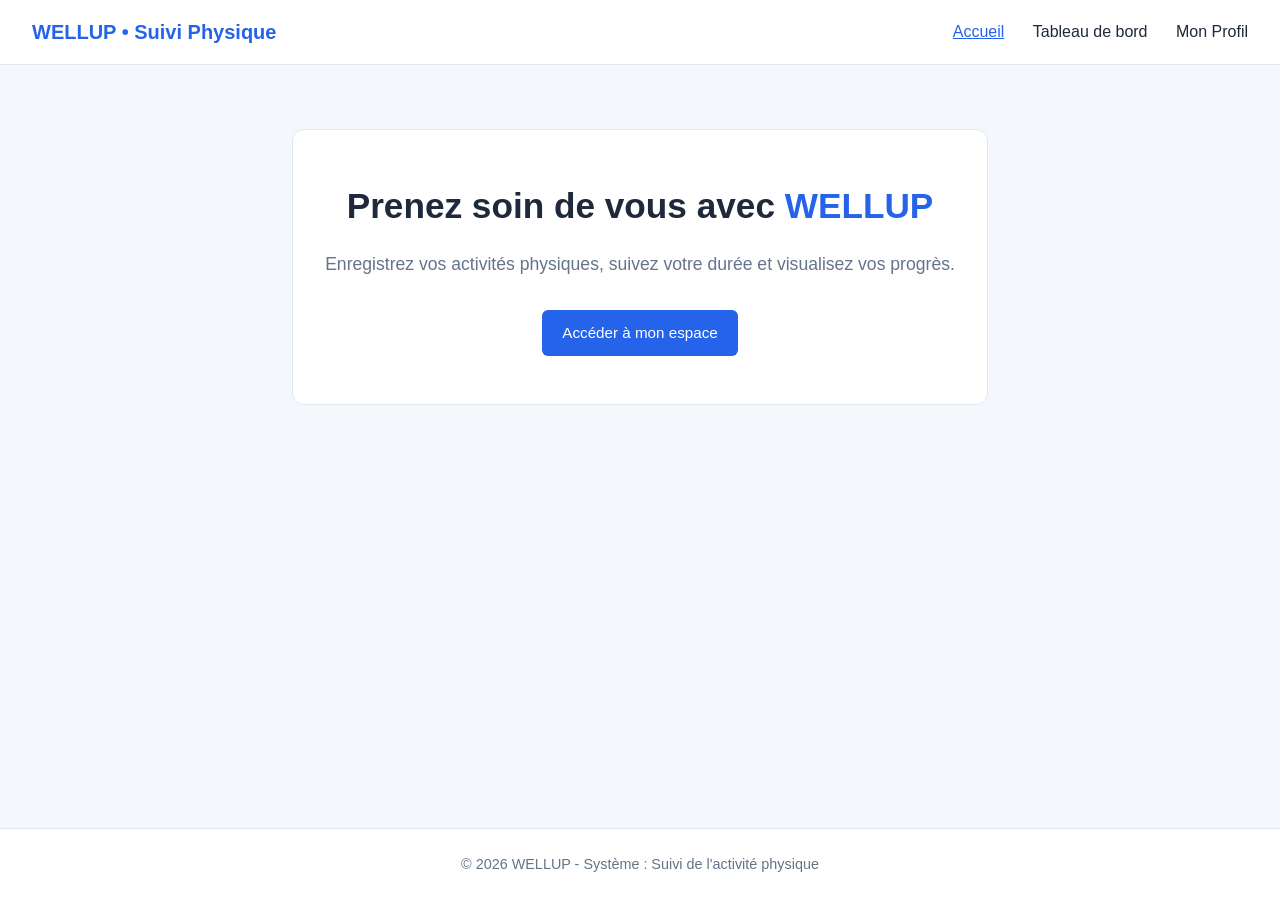
<file: projet_wellup/view/FrontOffice/index.html>
<!DOCTYPE html>
<html lang="fr">
<head>
    <meta charset="UTF-8">
    <meta name="viewport" content="width=device-width, initial-scale=1.0">
    <title>WELLUP - Accueil</title>
    <link rel="stylesheet" href="../../css/wellup.css">
</head>
<body>
    <header class="navbar">
        <a href="index.html" class="logo">WELLUP • Suivi Physique</a>
        <nav>
            <a href="index.html" class="active">Accueil</a>
            <a href="user_space.html">Tableau de bord</a>
            <a href="profile.html">Mon Profil</a>
        </nav>
    </header>
    <main class="hero">
        <h1>Prenez soin de vous avec <span class="brand">WELLUP</span></h1>
        <p>Enregistrez vos activités physiques, suivez votre durée et visualisez vos progrès.</p>
        <a class="btn btn-inline" href="user_space.html">Accéder à mon espace</a>
    </main>
    <footer class="footer">
        <p>&copy; 2026 WELLUP - Système : Suivi de l'activité physique</p>
    </footer>
</body>
</html>
</file>
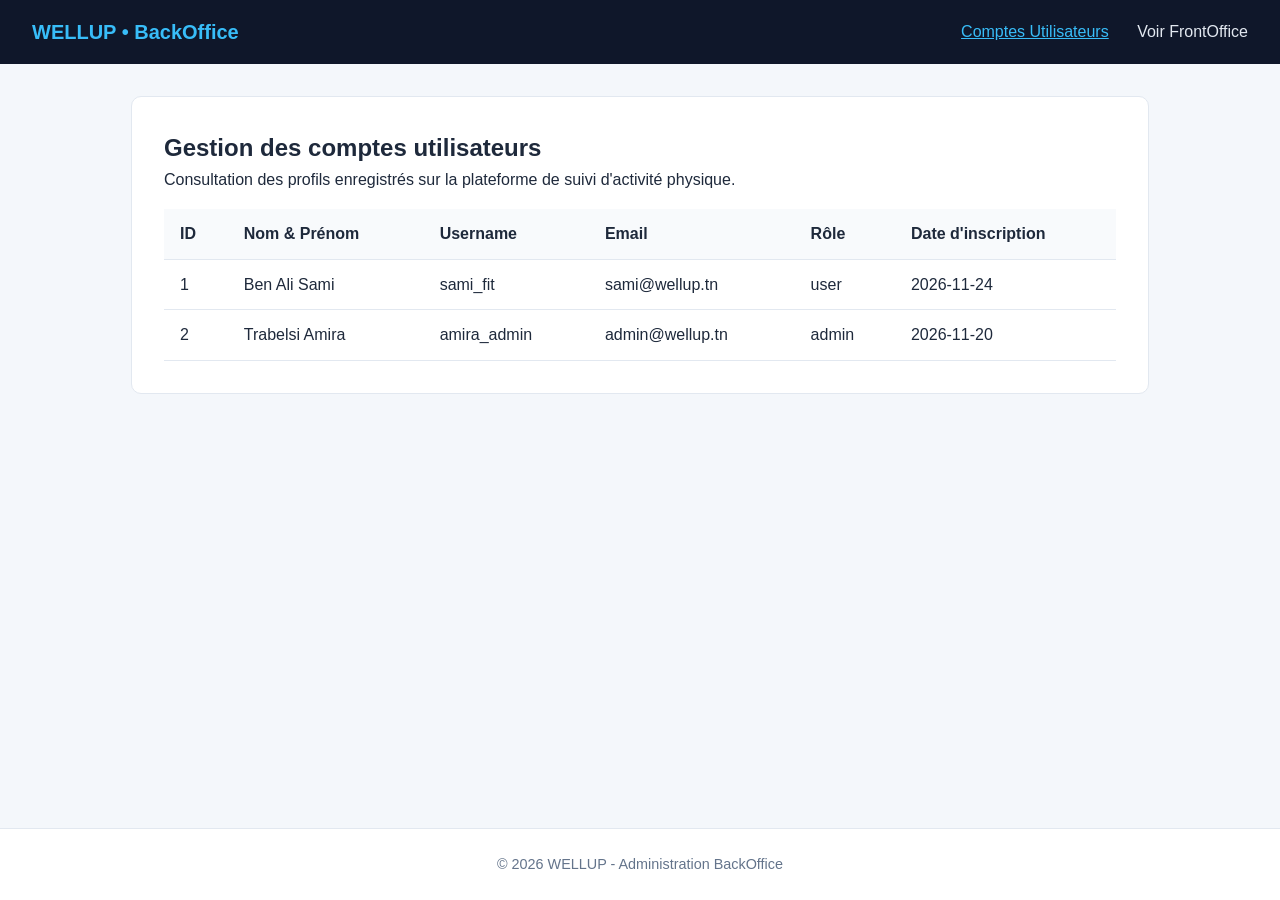
<file: projet_wellup/view/BackOffice/user_accounts.html>
<!DOCTYPE html>
<html lang="fr">
<head>
    <meta charset="UTF-8">
    <meta name="viewport" content="width=device-width, initial-scale=1.0">
    <title>WELLUP - BackOffice Comptes</title>
    <link rel="stylesheet" href="../../css/wellup.css">
</head>
<body>
    <header class="navbar admin-nav">
        <div class="logo">WELLUP • BackOffice</div>
        <nav>
            <a href="user_accounts.html" class="active">Comptes Utilisateurs</a>
            <a href="../FrontOffice/user_space.html">Voir FrontOffice</a>
        </nav>
    </header>

    <main class="container">
        <div class="table-box">
            <h2>Gestion des comptes utilisateurs</h2>
            <p>Consultation des profils enregistrés sur la plateforme de suivi d'activité physique.</p>

            <table>
                <thead>
                    <tr>
                        <th>ID</th>
                        <th>Nom & Prénom</th>
                        <th>Username</th>
                        <th>Email</th>
                        <th>Rôle</th>
                        <th>Date d'inscription</th>
                    </tr>
                </thead>
                <tbody>
                    <tr>
                        <td>1</td>
                        <td>Ben Ali Sami</td>
                        <td>sami_fit</td>
                        <td>sami@wellup.tn</td>
                        <td>user</td>
                        <td>2026-11-24</td>
                    </tr>
                    <tr>
                        <td>2</td>
                        <td>Trabelsi Amira</td>
                        <td>amira_admin</td>
                        <td>admin@wellup.tn</td>
                        <td>admin</td>
                        <td>2026-11-20</td>
                    </tr>
                </tbody>
            </table>
        </div>
    </main>
    <footer class="footer">
        <p>&copy; 2026 WELLUP - Administration BackOffice</p>
    </footer>
</body>
</html>
</file>
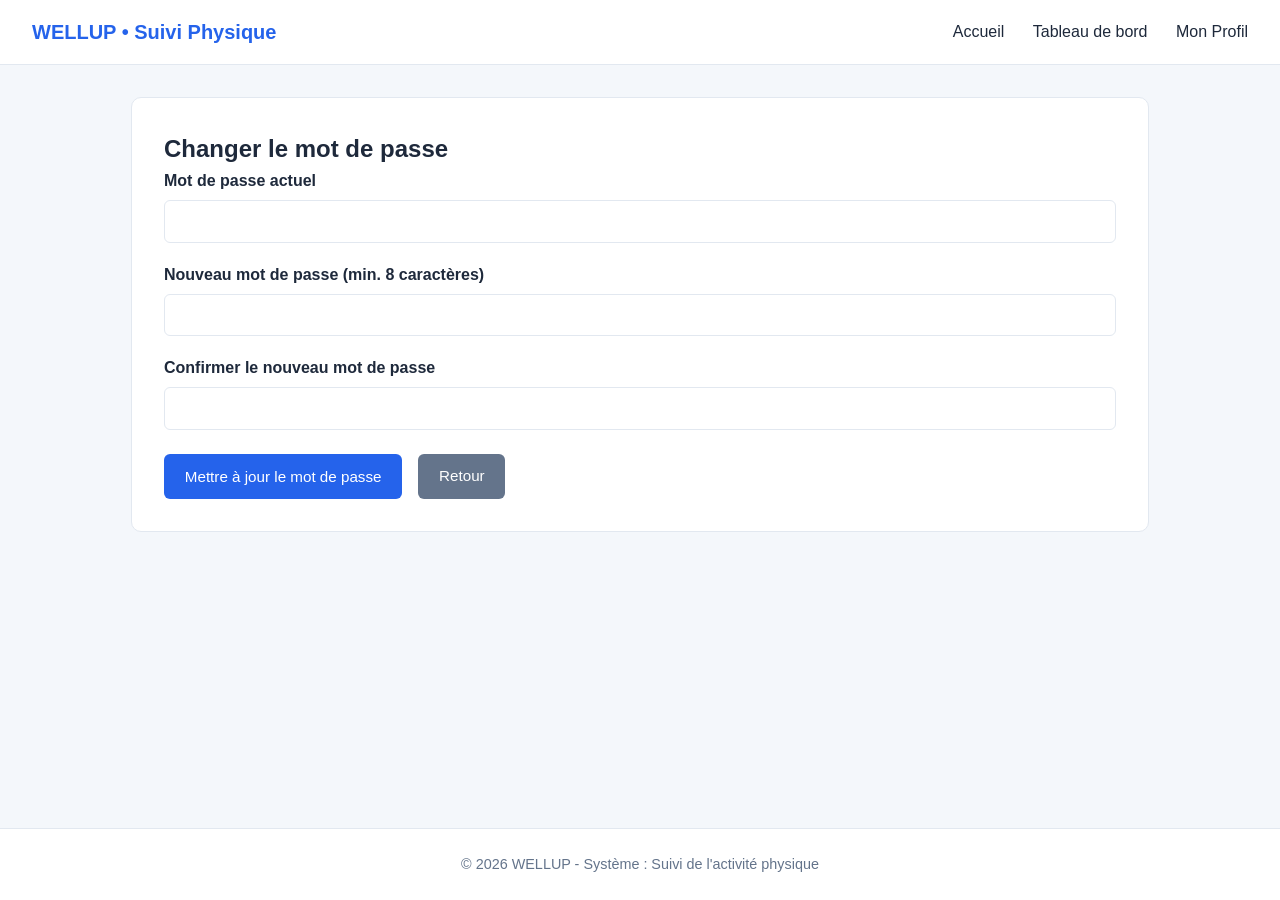
<file: projet_wellup/view/FrontOffice/change_password.html>
<!DOCTYPE html>
<html lang="fr">
<head>
    <meta charset="UTF-8">
    <meta name="viewport" content="width=device-width, initial-scale=1.0">
    <title>WELLUP - Changer le mot de passe</title>
    <link rel="stylesheet" href="../../css/wellup.css">
</head>
<body>
    <header class="navbar">
        <a href="index.html" class="logo">WELLUP • Suivi Physique</a>
        <nav>
            <a href="index.html">Accueil</a>
            <a href="user_space.html">Tableau de bord</a>
            <a href="profile.html">Mon Profil</a>
        </nav>
    </header>
    <main class="container">
        <div class="form-box">
            <h2>Changer le mot de passe</h2>
            <form id="changePasswordForm" novalidate>
                <div class="form-group">
                    <label for="current_password">Mot de passe actuel</label>
                    <input type="password" id="current_password" name="current_password" required>
                </div>
                <div class="form-group">
                    <label for="new_password">Nouveau mot de passe (min. 8 caractères)</label>
                    <input type="password" id="new_password" name="new_password" required>
                    <small class="error-msg" id="newPwdError"></small>
                </div>
                <div class="form-group">
                    <label for="confirm_password">Confirmer le nouveau mot de passe</label>
                    <input type="password" id="confirm_password" name="confirm_password" required>
                    <small class="error-msg" id="confirmPwdError"></small>
                </div>
                <div class="actions">
                    <button type="submit" class="btn">Mettre à jour le mot de passe</button>
                    <a href="profile.html" class="btn btn-secondary">Retour</a>
                </div>
            </form>
        </div>
    </main>
    <script src="../../js/profile.js"></script>
    <footer class="footer">
        <p>&copy; 2026 WELLUP - Système : Suivi de l'activité physique</p>
    </footer>
</body>
</html>
</file>
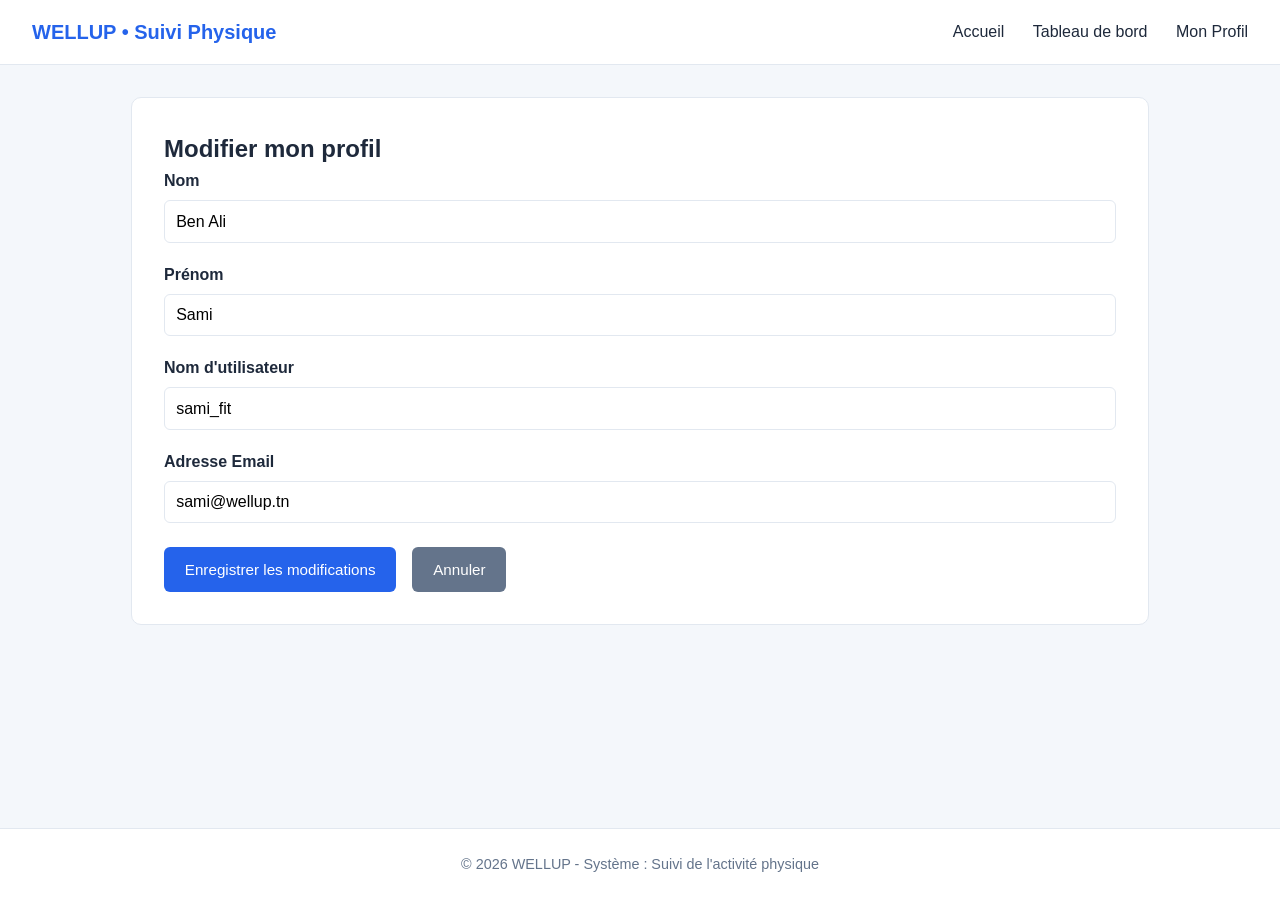
<file: projet_wellup/view/FrontOffice/edit_profile.html>
<!DOCTYPE html>
<html lang="fr">
<head>
    <meta charset="UTF-8">
    <meta name="viewport" content="width=device-width, initial-scale=1.0">
    <title>WELLUP - Modifier le profil</title>
    <link rel="stylesheet" href="../../css/wellup.css">
</head>
<body>
    <header class="navbar">
        <a href="index.html" class="logo">WELLUP • Suivi Physique</a>
        <nav>
            <a href="index.html">Accueil</a>
            <a href="user_space.html">Tableau de bord</a>
            <a href="profile.html">Mon Profil</a>
        </nav>
    </header>
    <main class="container">
        <div class="form-box">
            <h2>Modifier mon profil</h2>
            <form id="editProfileForm" novalidate>
                <div class="form-group">
                    <label for="nom">Nom</label>
                    <input type="text" id="nom" name="nom" value="Ben Ali" required>
                    <small class="error-msg" id="nomError"></small>
                </div>
                <div class="form-group">
                    <label for="prenom">Prénom</label>
                    <input type="text" id="prenom" name="prenom" value="Sami" required>
                    <small class="error-msg" id="prenomError"></small>
                </div>
                <div class="form-group">
                    <label for="username">Nom d'utilisateur</label>
                    <input type="text" id="username" name="username" value="sami_fit" required>
                    <small class="error-msg" id="usernameError"></small>
                </div>
                <div class="form-group">
                    <label for="email">Adresse Email</label>
                    <input type="email" id="email" name="email" value="sami@wellup.tn" required>
                    <small class="error-msg" id="emailError"></small>
                </div>
                <div class="actions">
                    <button type="submit" class="btn">Enregistrer les modifications</button>
                    <a href="profile.html" class="btn btn-secondary">Annuler</a>
                </div>
            </form>
        </div>
    </main>
    <script src="../../js/profile.js"></script>
    <footer class="footer">
        <p>&copy; 2026 WELLUP - Système : Suivi de l'activité physique</p>
    </footer>
</body>
</html>
</file>
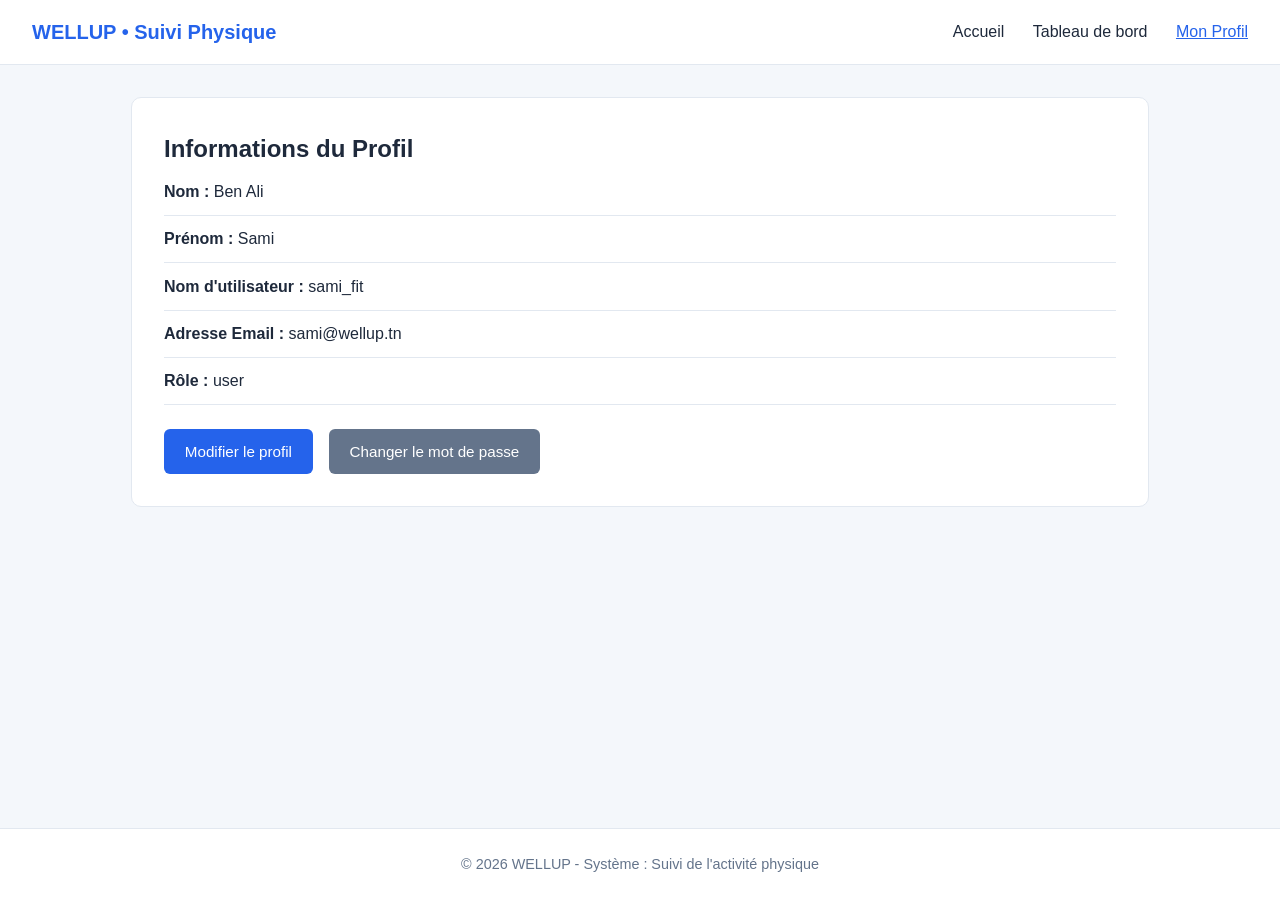
<file: projet_wellup/view/FrontOffice/profile.html>
<!DOCTYPE html>
<html lang="fr">
<head>
    <meta charset="UTF-8">
    <meta name="viewport" content="width=device-width, initial-scale=1.0">
    <title>WELLUP - Mon Profil</title>
    <link rel="stylesheet" href="../../css/wellup.css">
</head>
<body>
    <header class="navbar">
        <a href="index.html" class="logo">WELLUP • Suivi Physique</a>
        <nav>
            <a href="index.html">Accueil</a>
            <a href="user_space.html">Tableau de bord</a>
            <a href="profile.html" class="active">Mon Profil</a>
        </nav>
    </header>
    <main class="container">
        <div class="profile-box">
            <h2>Informations du Profil</h2>
            <div class="profile-info">
                <p><strong>Nom :</strong> Ben Ali</p>
                <p><strong>Prénom :</strong> Sami</p>
                <p><strong>Nom d'utilisateur :</strong> sami_fit</p>
                <p><strong>Adresse Email :</strong> sami@wellup.tn</p>
                <p><strong>Rôle :</strong> user</p>
            </div>
            <div class="actions">
                <a href="edit_profile.html" class="btn">Modifier le profil</a>
                <a href="change_password.html" class="btn btn-secondary">Changer le mot de passe</a>
            </div>
        </div>
    </main>
    <footer class="footer">
        <p>&copy; 2026 WELLUP - Système : Suivi de l'activité physique</p>
    </footer>
</body>
</html>
</file>
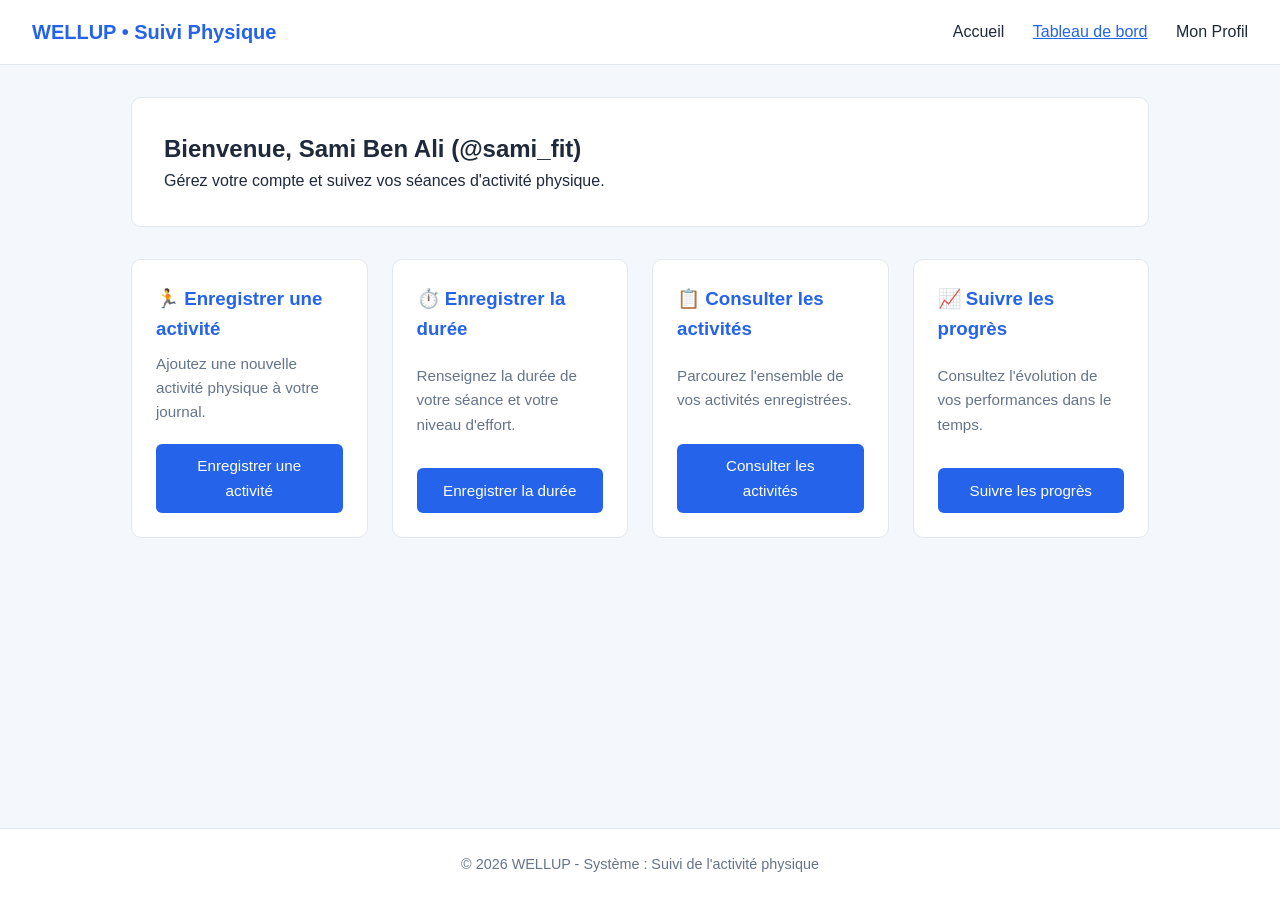
<file: projet_wellup/view/FrontOffice/user_space.html>
<!DOCTYPE html>
<html lang="fr">
<head>
    <meta charset="UTF-8">
    <meta name="viewport" content="width=device-width, initial-scale=1.0">
    <title>WELLUP - Espace Utilisateur</title>
    <link rel="stylesheet" href="../../css/wellup.css">
</head>
<body>
    <header class="navbar">
        <a href="index.html" class="logo">WELLUP • Suivi Physique</a>
        <nav>
            <a href="index.html">Accueil</a>
            <a href="user_space.html" class="active">Tableau de bord</a>
            <a href="profile.html">Mon Profil</a>
        </nav>
    </header>
    <main class="container">
        <section class="welcome-card">
            <h1>Bienvenue, Sami Ben Ali (@sami_fit)</h1>
            <p>Gérez votre compte et suivez vos séances d'activité physique.</p>
        </section>
        <section class="grid-cards">
            <div class="card">
                <h3>🏃 Enregistrer une activité</h3>
                <p>Ajoutez une nouvelle activité physique à votre journal.</p>
                <a href="#" class="btn">Enregistrer une activité</a>
            </div>
            <div class="card">
                <h3>⏱️ Enregistrer la durée</h3>
                <p>Renseignez la durée de votre séance et votre niveau d'effort.</p>
                <a href="#" class="btn">Enregistrer la durée</a>
            </div>
            <div class="card">
                <h3>📋 Consulter les activités</h3>
                <p>Parcourez l'ensemble de vos activités enregistrées.</p>
                <a href="#" class="btn">Consulter les activités</a>
            </div>
            <div class="card">
                <h3>📈 Suivre les progrès</h3>
                <p>Consultez l'évolution de vos performances dans le temps.</p>
                <a href="#" class="btn">Suivre les progrès</a>
            </div>
        </section>
    </main>
    <footer class="footer">
        <p>&copy; 2026 WELLUP - Système : Suivi de l'activité physique</p>
    </footer>
</body>
</html>
</file>
<file: projet_wellup/css/wellup.css>
:root {
    --primary: #2563eb;
    --primary-hover: #1d4ed8;
    --admin: #0f172a;
    --bg: #f4f7fb;
    --card-bg: #ffffff;
    --text: #1e293b;
    --muted: #64748b;
    --border: #e2e8f0;
    --success: #16a34a;
    --error: #dc2626;
}

* {
    box-sizing: border-box;
    margin: 0;
    padding: 0;
    font-family: 'Segoe UI', Tahoma, Geneva, Verdana, sans-serif;
}

body {
    background-color: var(--bg);
    color: var(--text);
    line-height: 1.6;
    min-height: 100vh;
    display: flex;
    flex-direction: column;
}

.navbar {
    background: var(--card-bg);
    padding: 1rem 2rem;
    display: flex;
    justify-content: space-between;
    align-items: center;
    border-bottom: 1px solid var(--border);
}

.navbar.admin-nav {
    background: var(--admin);
    color: #fff;
    border-bottom: none;
}

.navbar.admin-nav a {
    color: #e2e8f0;
}

.navbar .logo {
    font-weight: 700;
    font-size: 1.25rem;
    color: var(--primary);
    text-decoration: none;
}

.navbar.admin-nav .logo {
    color: #38bdf8;
}

.navbar nav a {
    margin-left: 1.5rem;
    text-decoration: none;
    color: var(--text);
    font-weight: 500;
}

.navbar nav a.active {
    color: var(--primary);
    text-decoration: underline;
}

.navbar.admin-nav nav a.active {
    color: #38bdf8;
}

.navbar nav a.btn-logout {
    color: var(--error);
}

.hero {
    max-width: 850px;
    margin: 4rem auto;
    padding: 3rem 2rem;
    background: var(--card-bg);
    border-radius: 12px;
    border: 1px solid var(--border);
    text-align: center;
}

.hero h1 {
    font-size: 2.2rem;
    margin-bottom: 1rem;
}

.hero .brand {
    color: var(--primary);
}

.hero p {
    color: var(--muted);
    font-size: 1.1rem;
    margin-bottom: 2rem;
}

.container {
    max-width: 1050px;
    width: 100%;
    margin: 2rem auto;
    padding: 0 1rem;
    flex: 1;
}

.welcome-card, .profile-box, .form-box, .table-box {
    background: var(--card-bg);
    padding: 2rem;
    border-radius: 10px;
    border: 1px solid var(--border);
    margin-bottom: 2rem;
}

.grid-cards {
    display: grid;
    grid-template-columns: repeat(auto-fit, minmax(220px, 1fr));
    gap: 1.5rem;
}

.card {
    background: var(--card-bg);
    padding: 1.5rem;
    border-radius: 10px;
    border: 1px solid var(--border);
    display: flex;
    flex-direction: column;
    justify-content: space-between;
}

.card h3 {
    margin-bottom: 0.5rem;
    color: var(--primary);
}

.card p {
    color: var(--muted);
    font-size: 0.95rem;
    margin-bottom: 1.2rem;
}

.profile-info p {
    padding: 0.65rem 0;
    border-bottom: 1px solid var(--border);
}

.form-group {
    margin-bottom: 1.2rem;
}

.form-group label {
    display: block;
    margin-bottom: 0.4rem;
    font-weight: 600;
}

.form-group input {
    width: 100%;
    padding: 0.7rem;
    border: 1px solid var(--border);
    border-radius: 6px;
    font-size: 1rem;
}

.error-msg {
    color: var(--error);
    font-size: 0.85rem;
    display: block;
    margin-top: 0.25rem;
}

.actions {
    margin-top: 1.5rem;
    display: flex;
    gap: 1rem;
    flex-wrap: wrap;
}

.btn {
    display: inline-block;
    background: var(--primary);
    color: #fff;
    padding: 0.65rem 1.3rem;
    border-radius: 6px;
    text-decoration: none;
    border: none;
    cursor: pointer;
    font-size: 0.95rem;
    text-align: center;
}

.btn-inline {
    display: inline-block;
}

.btn:hover {
    background: var(--primary-hover);
}

.btn-secondary {
    background: #64748b;
}

.btn-secondary:hover {
    background: #475569;
}

.alert {
    padding: 0.85rem 1rem;
    border-radius: 6px;
    margin-bottom: 1.2rem;
    font-weight: 500;
}

.alert.success {
    background: #dcfce7;
    color: var(--success);
}

.alert.error {
    background: #fee2e2;
    color: var(--error);
}

table {
    width: 100%;
    border-collapse: collapse;
    margin-top: 1rem;
}

th, td {
    padding: 0.75rem 1rem;
    text-align: left;
    border-bottom: 1px solid var(--border);
}

th {
    background-color: #f8fafc;
    font-weight: 600;
}

footer.footer {
    text-align: center;
    padding: 1.5rem;
    color: var(--muted);
    font-size: 0.9rem;
    border-top: 1px solid var(--border);
    background: var(--card-bg);
    margin-top: auto;
}
</file>
